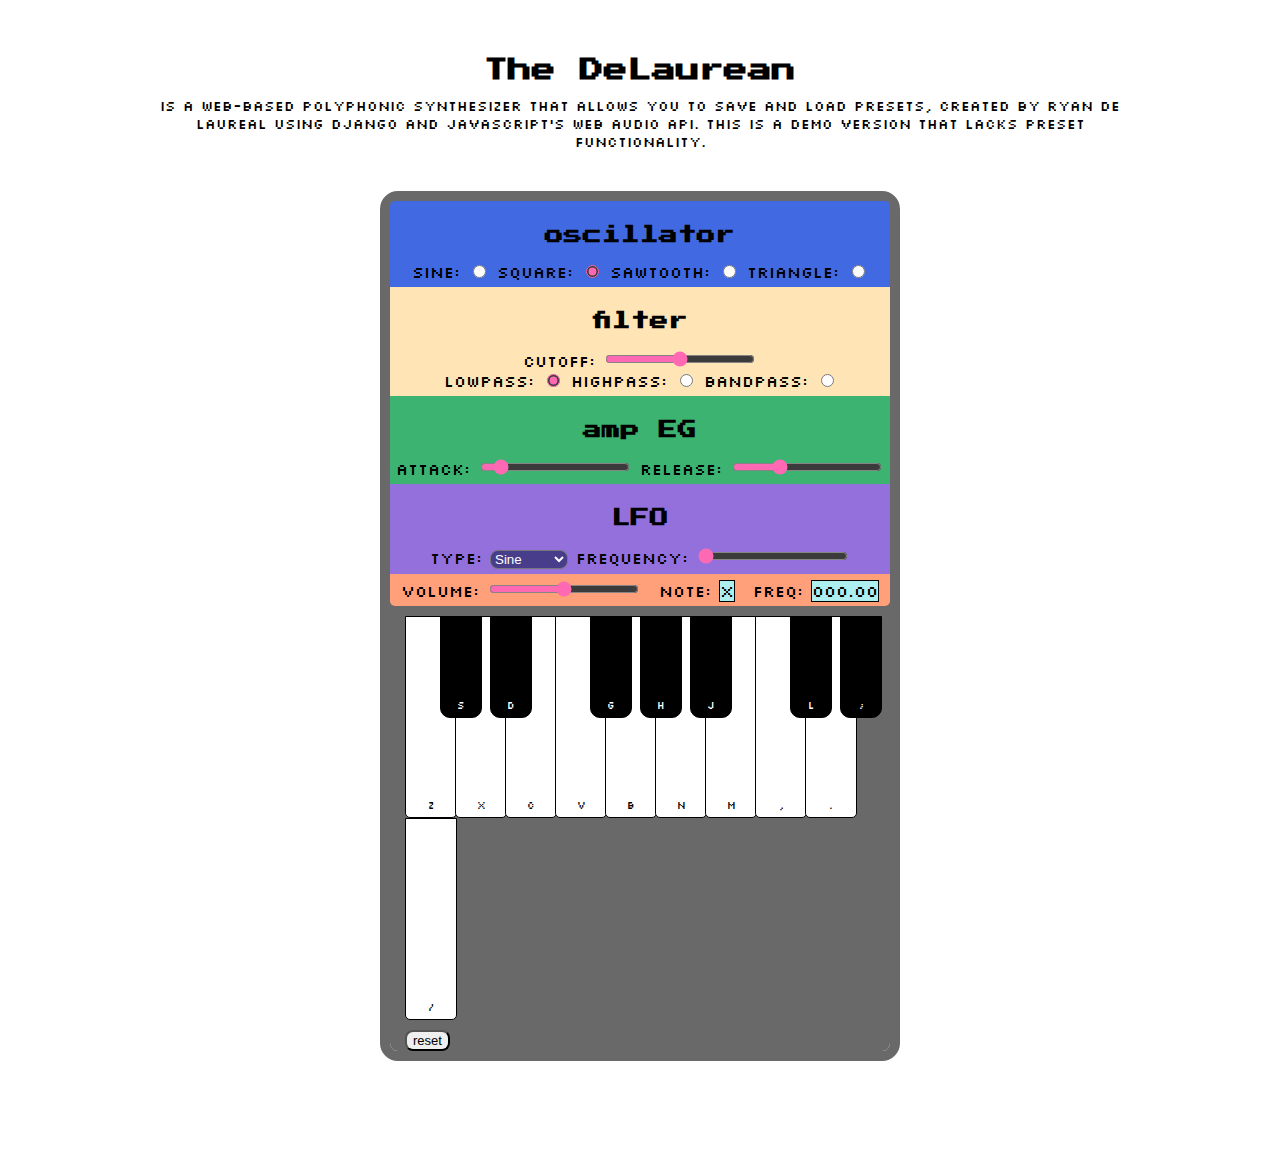
<file: index.html>
<!DOCTYPE html>
<html lang="en">
    <head>
        <meta charset="utf-8">
        <meta name="viewport" content="width=device-width, initial-scale=1">
        <title>DeLaurean Web Synthesizer</title>
        <link href="https://cdn.jsdelivr.net/npm/bootstrap@5.2.2/dist/css/bootstrap.min.css" rel="stylesheet" integrity="sha384-Zenh87qX5JnK2Jl0vWa8Ck2rdkQ2Bzep5IDxbcnCeuOxjzrPF/et3URy9Bv1WTRi" crossorigin="anonymous">
        <link rel="stylesheet" href="https://fonts.googleapis.com/css?family=Silkscreen|Press Start 2P">
        <link rel="stylesheet" href="styles.css">
        <script src="synth.js"></script>
    </head>
    <body>
        <div class="static-page">
            <h2 class="static-title">The DeLaurean</h2>
            <p class="static-text">is a web-based polyphonic synthesizer that allows you to save and load presets, created by Ryan de Laureal using Django and JavaScript's Web Audio API. This is a demo version that lacks preset functionality.</p>
        </div>
        <div class="body">
            <div id="synthesizer">
                <div id="modules">
                    <div class="module" id="oscillator">
                        <h3 class="module-display-name">oscillator</h3>
                        <div class="module-controls" id="oscillator-types">
                            <label for="sine">Sine:</label>   
                            <input type="radio" id="sine" name="oscillators" value="sine">
                            <label for="square">Square:</label>
                            <input type="radio" id="square" name="oscillators" value="square" checked>
                            <label for="sawtooth">Sawtooth:</label>    
                            <input type="radio" id="sawtooth" name="oscillators" value="sawtooth">
                            <label for="triangle">Triangle:</label>   
                            <input type="radio" id="triangle" name="oscillators" value="triangle">
                        </div>       
                    </div>
                    <div class="module" id="filter">
                        <h3 class="module-display-name">filter</h3>
                        <div class="module-controls" id="filter-cutoff">
                            <label for="cutoff">Cutoff:</label>
                            <input type="range" id="cutoff" name="cutoff" min="0" max="10000" value="5000" step="1">
                        </div>
                        <div class="module-controls" id="filter-types">
                            <label for="lowpass">Lowpass:</label>
                            <input type="radio" id="lowpass" name="filter-type" value="lowpass" checked>
                            <label for="highpass">Highpass:</label>
                            <input type="radio" id="highpass" name="filter-type" value="highpass">
                            <label for="bandpass">Bandpass:</label>
                            <input type="radio" id="bandpass" name="filter-type" value="bandpass">
                        </div>
                    </div>
                    <div class="module" id="envelope">
                        <h3 class="module-display-name">amp EG</h3>
                        <div class="module-controls">
                            <label for="attack">Attack:</label>
                            <input type="range" id="attack" name="attack" min="0" max="1" value=".1" step=".1" >
                            <label for="release">Release:</label>
                            <input type="range" id="release" name="release" min="0" max="1" value=".3" step=".1" >
                        </div>
                    </div>
                    <div class="module" id="lfo">
                        <h3 class="module-display-name">LFO</h3>
                        <div class="module-controls">
                            <label for="lfo-type">Type:</label>
                            <select name="lfo-type" id="lfo-type">
                                <option value="sine" selected>Sine</option>
                                <option value="square">Square</option>
                                <option value="sawtooth">Sawtooth</option>
                                <option value="triangle">Triangle</option>
                            </select>    
                            <label for="lfo-hz">Frequency:</label> 
                            <input type="range" id="lfo-hz" name="lfo-hz" min="0" max="20" value="0" step="1">
                        </div>
                    </div>
                    <div class="module" id="utilities">
                        <div class="module-controls">
                            <label for="volume">Volume:</label>
                            <input type="range" id="volume" name="volume" min="0" max="1" value=".5" step=".1" >
                            <div id="display-note-div">
                                <span>Note:</span>
                                <span class="dispay-util" id="display-note">X</span>
                            </div>
                            <div id="display-note-div">
                                <span>Freq:</span>
                                <span class="dispay-util" id="display-freq">000.00</span>
                            </div>
                        </div>
                    </div>
                </div>
                <div id="keyboard">
                    <div class="key white" data-note="C4">
                        <div class="note">z</div>
                    </div>
                    <div class="key black" data-note="C#4">
                        <div class="note">s</div>
                    </div>
                    <div class="key white" data-note="D4">
                        <div class="note">x</div>
                    </div>
                    <div class="key black" data-note="D#4">
                        <div class="note">d</div>
                    </div>
                    <div class="key white" data-note="E4">
                        <div class="note">c</div>
                    </div>
                    <div class="key white" data-note="F4">
                        <div class="note">v</div>
                    </div>
                    <div class="key black" data-note="F#4">
                        <div class="note">g</div>
                    </div>
                    <div class="key white" data-note="G4">
                        <div class="note">b</div>
                    </div>
                    <div class="key black" data-note="G#4">
                        <div class="note">h</div>
                    </div>
                    <div class="key white" data-note="A4">
                        <div class="note">n</div>
                    </div>
                    <div class="key black" data-note="A#4">
                        <div class="note">j</div>
                    </div>
                    <div class="key white" data-note="B4">
                        <div class="note">m</div>
                    </div>
                    <div class="key white" data-note="C5">
                        <div class="note">,</div>
                    </div>
                    <div class="key black" data-note="C#5">
                        <div class="note">l</div>
                    </div>
                    <div class="key white" data-note="D5">
                        <div class="note">.</div>
                    </div>
                    <div class="key black" data-note="D#5">
                        <div class="note">;</div>
                    </div>
                    <div class="key white" data-note="E5">
                        <div class="note">/</div>
                    </div>
                </div>
                <div id="buttons">
                    <button id="reset-button">reset</button>
                </div>
            </div>
        </div>
    </body>
</html>
</file>
<file: styles.css>
body {
    font-family:Silkscreen, sans-serif;
}

.nav {
    margin-bottom: 10px;
}

.nav-link:hover {
    color:white;
}

a {
    color:white;
}

a:hover {
    background-color:deeppink;
    color:white;
}

.static-page {
    margin:auto;
    width:80%;
    padding: 30px 50px 0 50px;
    text-align: center;
}

.static-title {
    text-align:center;
    font-family:"Press Start 2P";
    margin-bottom:15px;
}

.static-text {
    text-align:center;
    font-size:14px;
}

.form-group {
    width:100%;
}

input.btn {
    margin-top:20px;
}

button {
    font-size:small;
    border-radius:8px;
}

button:hover {
    background-color:deeppink;
    color:white;
}

input.btn:hover {
    background-color:deeppink;
    color:white;
}

input[type="range"] {
    width:150px;
    accent-color: hotpink;
}

input[type="radio"] {
    accent-color: hotpink;
}

select {
    border-radius: 8px;
}

#synthesizer {
    margin: auto;
    margin-top:50px;
    width:500px;
    display: grid;
    background-color:dimgrey;
    outline:solid dimgrey 10px;
    grid-template-columns: auto;
    margin-bottom:100px;
    row-gap:10px;
    border-radius: 8px;
}

#modules {
    margin: auto;
    display: grid;
    width: 100%;
}

.module {
    display: inline-block;
    position: relative;
    padding: 5px 0 5px 0;
}

.module-display-name {
    font-family:"Press Start 2P";
    text-align:center;
}

.module-controls {
    margin:auto;
    width:-moz-fit-content;
    width:fit-content;
    }

#oscillator {
    background-color:royalblue;
    border-top-right-radius: 5px;
    border-top-left-radius: 5px;
}

#filter {
    background-color:moccasin;
}

#envelope {
    background-color:mediumseagreen;
}

#lfo {
    background-color:mediumpurple;
}

#lfo-type {
    color:white;
    background-color: darkslateblue;
}

#utilities {
    background-color:lightsalmon;
    border-bottom-right-radius: 5px;
    border-bottom-left-radius: 5px;
}

#display-note-div {
    display: inline;
    margin-left: 10px;
}

.dispay-util {
    border: solid 1px black;
    background-color: paleturquoise;
}

#keyboard {
    margin: auto auto auto 25px;
}

.key {
    display: inline-block;
    border: 1px solid black;
    position: relative;
    vertical-align:top;
}

.white {
    background-color: white;
    height: 200px;
    width: 50px;
    border-bottom-left-radius: 5px;
    border-bottom-right-radius: 5px;
    margin: 0 0 0 -10px;
    z-index: 1;
}

.black {
    background-color: black;
    color:white;
    height: 100px;
    width: 40px;
    border-bottom-left-radius: 10px;
    border-bottom-right-radius: 10px;
    margin: 0 -25px 0 -25px;
    z-index: 2;
}

.note {
    position:absolute;
    bottom:5px;
    text-align:center;
    font-size:10px;
    width:100%;
}

#reset-button {
    float:left;
    margin-left:15px;
}

#save-preset-button {
    float:right;
    margin-right:15px;
}

#load-preset {
    display:inline-block;
}

#presets {
    width: 150px;
    margin-left:13px;
    font-size:small;
}

#unauthMSG {
    color:white;
    margin:auto;
    text-align: center;
    font-size: small;
}
</file>
